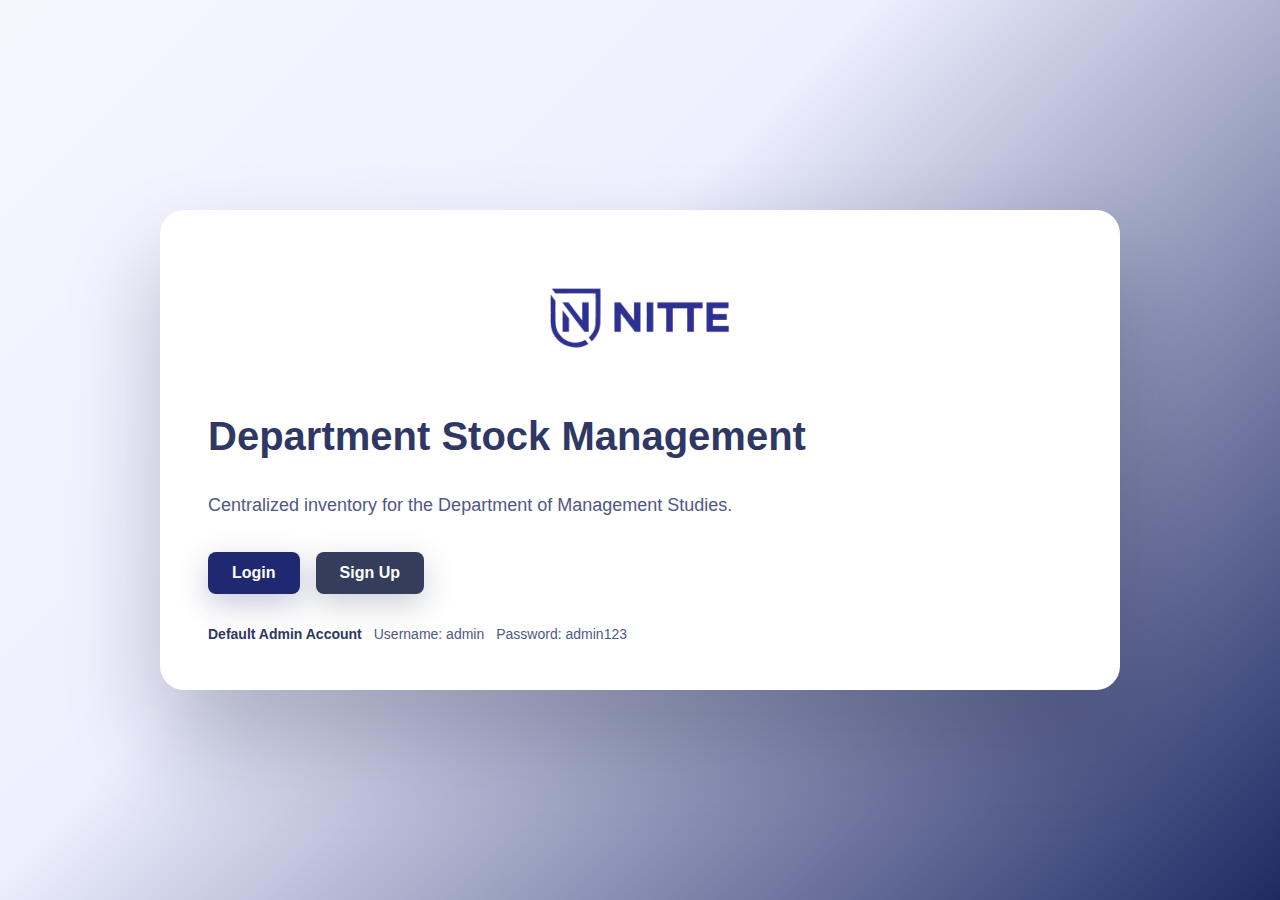
<file: index.html>
<!DOCTYPE html>
<html lang="en">
<head>
    <meta charset="UTF-8">
    <meta name="viewport" content="width=device-width, initial-scale=1.0">
    <title>Department Stock Management System</title>
    <link rel="stylesheet" href="css/styles.css">
</head>
<body class="home-page">
    <div class="home-hero">
        <div class="home-card">
            <img class="home-logo" src="css/NITTE_logo.png" alt="Nitte Institute Logo">
            <h1>Department Stock Management</h1>
            <p class="tagline">Centralized inventory for the Department of Management Studies.</p>
            <div class="home-actions">
                <a class="btn btn-primary" href="pages/login.html">Login</a>
                <a class="btn btn-secondary" href="pages/signup.html">Sign Up</a>
            </div>
            <div class="home-info">
                <strong>Default Admin Account</strong>
                <span>Username: admin</span>
                <span>Password: admin123</span>
            </div>
        </div>
    </div>
</body>
</html>
</file>
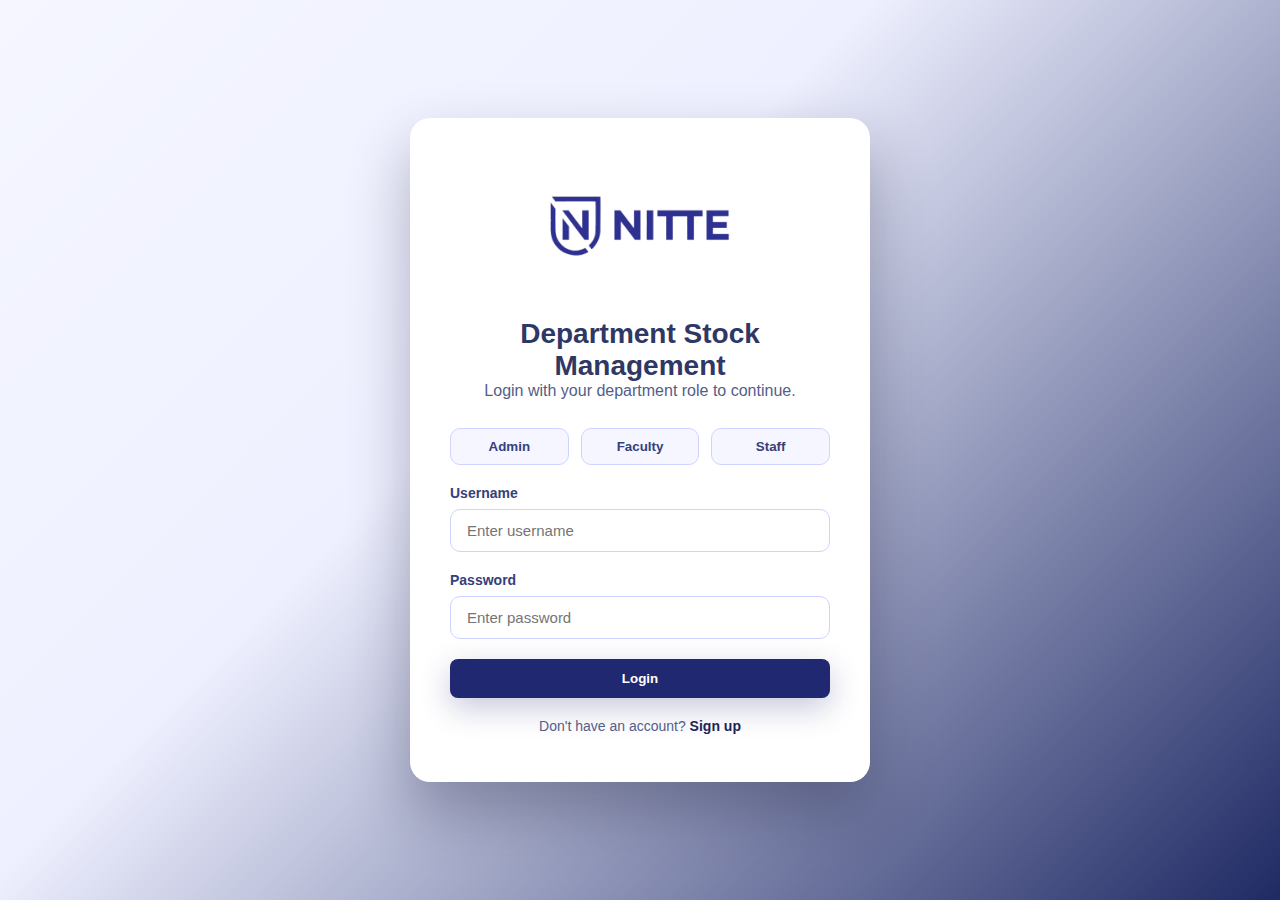
<file: pages/admin.html>
<!DOCTYPE html>
<html lang="en">
<head>
    <meta charset="UTF-8">
    <meta name="viewport" content="width=device-width, initial-scale=1.0">
    <title>Admin Dashboard · Department Stock Management</title>
    <link rel="stylesheet" href="../css/styles.css">
</head>
<body>
    <div class="dashboard-container">
        <aside class="sidebar">
            <div class="sidebar-header">
                <img src="../css/NITTE_logo.png" class="sidebar-logo" alt="Nitte Institute Logo">
                <h2>DSM Admin</h2>
                <p id="adminName" style="font-size:14px;color:#7a82ab;">Admin</p>
            </div>
            <nav class="sidebar-nav">
                <a class="nav-item active" href="#" data-section="stock">
                    <span>📦</span>
                    <span>Stock</span>
                </a>
                <a class="nav-item" href="#" data-section="requests">
                    <span>🗂️</span>
                    <span>Requests</span>
                    <span id="requestCount" class="badge">0</span>
                </a>
                <a class="nav-item" href="#" data-section="notifications">
                    <span>🔔</span>
                    <span>Notifications</span>
                    <span id="notifCount" class="badge">0</span>
                </a>
            </nav>
            <div class="sidebar-footer">
                <button id="logoutBtn" class="btn btn-secondary" type="button">Logout</button>
            </div>
        </aside>
        <main class="main-content">
            <section class="budget-section">
                <div class="budget-section-header">
                    <div>
                        <h2>Department Budget</h2>
                        <p>Track available funds, spending, and remaining balance.</p>
                    </div>
                </div>
                <div class="budget-grid">
                    <div class="budget-card total">
                        <span class="budget-label">Total Budget</span>
                        <span class="budget-value" id="totalBudgetValue">₹0.00</span>
                    </div>
                    <div class="budget-card spent">
                        <span class="budget-label">Total Spent</span>
                        <span class="budget-value" id="totalSpentValue">₹0.00</span>
                    </div>
                    <div class="budget-card remaining">
                        <span class="budget-label">Remaining Balance</span>
                        <span class="budget-value" id="remainingBudgetValue">₹0.00</span>
                    </div>
                </div>
                <form id="budgetForm" class="budget-form">
                    <label for="budgetAmount">Set Department Budget</label>
                    <div class="budget-input-group">
                        <input id="budgetAmount" type="number" min="0" step="0.01" placeholder="Enter total budget (₹)" required>
                        <button type="submit" class="btn btn-primary">Save Budget</button>
                    </div>
                    <p class="budget-note">Budget must be equal to or higher than the amount already spent.</p>
                </form>
            </section>
            <header class="content-header">
                <h1>Inventory Overview</h1>
                <p style="color:#7a82ab;">Manage stock levels, review requests, and keep the department supplied.</p>
            </header>
            <section id="stockSection" class="content-section active">
                <div class="section-header">
                    <h2>Stock Items</h2>
                    <button id="addStockBtn" class="btn btn-primary" type="button">Add Item</button>
                </div>
                <div id="stockTable" class="table-container">
                    <table>
                        <thead>
                            <tr>
                                <th>Item</th>
                                <th>Quantity</th>
                                <th>Budget / Unit</th>
                                <th>Total Budget</th>
                                <th>Description</th>
                                <th>Actions</th>
                            </tr>
                        </thead>
                        <tbody id="stockTableBody"></tbody>
                    </table>
                </div>
            </section>
            <section id="requestsSection" class="content-section">
                <div class="section-header">
                    <h2>Pending Requests</h2>
                    <div class="section-actions" style="display:flex;gap:12px;flex-wrap:wrap;">
                        <button id="clearRequests" class="btn btn-light" type="button">Clear All</button>
                    </div>
                </div>
                <div id="requestsList" class="requests-container"></div>
            </section>
            <section id="notificationsSection" class="content-section">
                <div class="section-header">
                    <h2>Notifications</h2>
                    <div class="section-actions" style="display:flex;gap:12px;flex-wrap:wrap;">
                        <button id="markAllRead" class="btn btn-light" type="button">Mark All Read</button>
                        <button id="clearNotifications" class="btn btn-light" type="button">Clear All</button>
                    </div>
                </div>
                <div id="notificationsList" class="notifications-container"></div>
            </section>
        </main>
    </div>

    <div id="stockModal" class="modal" aria-hidden="true">
        <div class="modal-content">
            <div class="modal-header">
                <h3 id="modalTitle">Add Stock Item</h3>
                <span id="closeModal" class="modal-close">&times;</span>
            </div>
            <form id="stockForm" class="modal-body">
                <div class="form-group">
                    <label for="itemName">Item Name</label>
                    <input id="itemName" type="text" required>
                </div>
                <div class="form-group">
                    <label for="itemQuantity">Quantity</label>
                    <input id="itemQuantity" type="number" min="0" required>
                </div>
                <div class="form-group">
                    <label for="itemBudget">Budget Per Unit</label>
                    <input id="itemBudget" type="number" min="0" step="0.01" required>
                </div>
                <div class="form-group">
                    <label for="itemDescription">Description</label>
                    <textarea id="itemDescription" rows="3" required></textarea>
                </div>
                <input id="editItemId" type="hidden">
                <div class="modal-footer">
                    <button id="cancelModal" class="btn btn-secondary" type="button">Cancel</button>
                    <button class="btn btn-primary" type="submit">Save Item</button>
                </div>
            </form>
        </div>
    </div>

    <script src="../js/storage.js"></script>
    <script src="../js/auth.js"></script>
    <script src="../js/admin.js"></script>
</body>
</html>
</file>
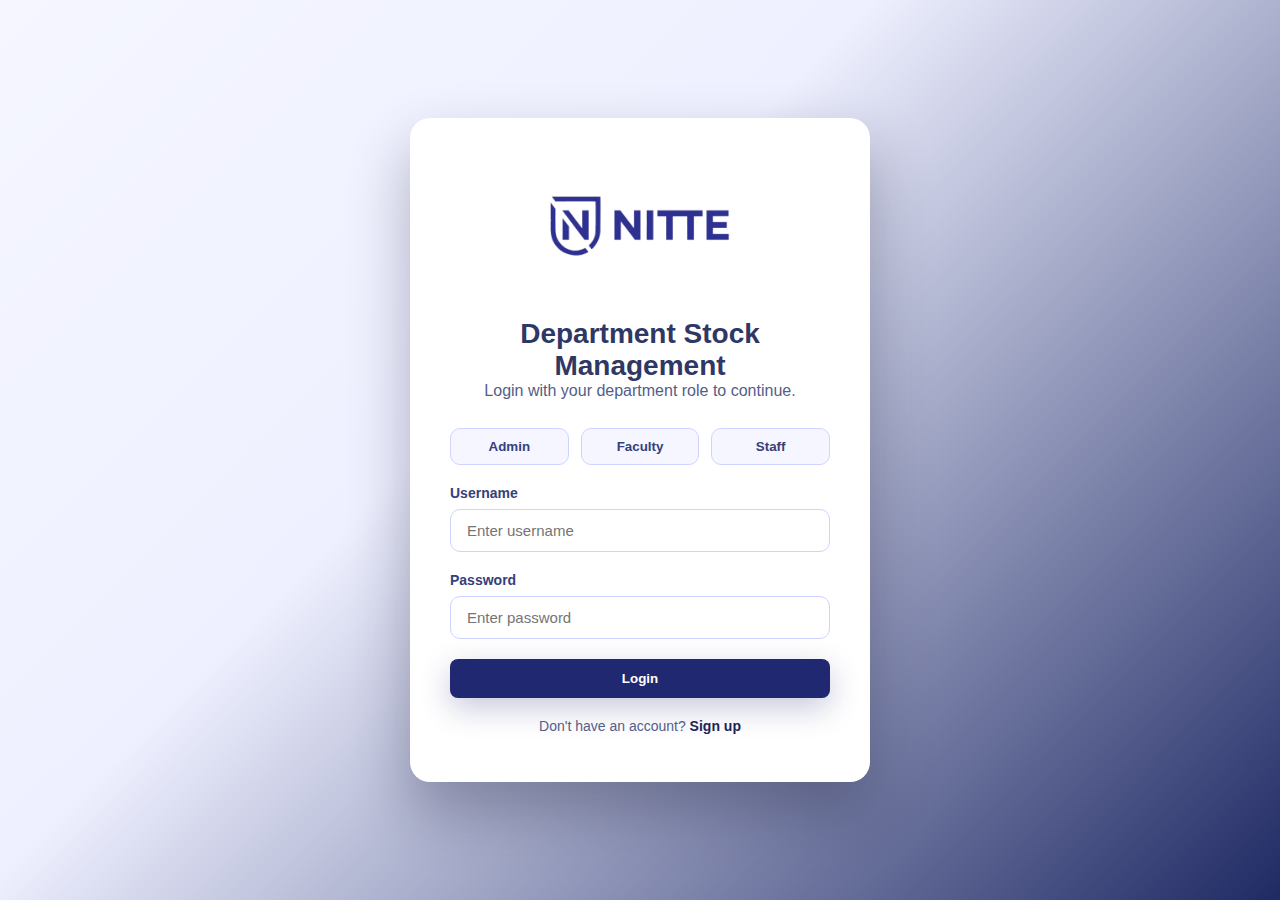
<file: pages/faculty.html>
<!DOCTYPE html>
<html lang="en">
<head>
    <meta charset="UTF-8">
    <meta name="viewport" content="width=device-width, initial-scale=1.0">
    <title>Faculty Dashboard · Department Stock Management</title>
    <link rel="stylesheet" href="../css/styles.css">
</head>
<body>
    <div class="dashboard-container">
        <aside class="sidebar">
            <div class="sidebar-header">
                <img src="../css/NITTE_logo.png" class="sidebar-logo" alt="Nitte Institute Logo">
                <h2>DSM Faculty</h2>
                <p id="userName" style="font-size:14px;color:#7a82ab;">User</p>
            </div>
            <nav class="sidebar-nav">
                <a class="nav-item active" href="#" data-section="stock">
                    <span>📦</span>
                    <span>Available Stock</span>
                </a>
                <a class="nav-item" href="#" data-section="myRequests">
                    <span>🗂️</span>
                    <span>My Requests</span>
                </a>
            </nav>
            <div class="sidebar-footer">
                <button id="logoutBtn" class="btn btn-secondary" type="button">Logout</button>
            </div>
        </aside>
        <main class="main-content">
            <header class="content-header">
                <h1>Faculty Workspace</h1>
                <p style="color:#7a82ab;">Explore department inventory and submit requests when you need supplies.</p>
            </header>
            <section id="stockSection" class="content-section active">
                <div class="section-header" style="align-items:flex-start;flex-wrap:wrap;">
                    <h2>Stock Catalogue</h2>
                    <div style="display:flex;gap:12px;flex-wrap:wrap;justify-content:flex-end;">
                        <button id="openRequest" class="btn btn-primary" type="button">New Request</button>
                        <div class="alert alert-info" id="stockHint" style="padding:10px 14px;">Request items that are missing or running low and the admin will be notified instantly.</div>
                    </div>
                </div>
                <div class="table-container">
                    <table>
                        <thead>
                            <tr>
                                <th>Item</th>
                                <th>Quantity</th>
                                <th>Budget / Unit</th>
                                <th>Total Budget</th>
                                <th>Description</th>
                                <th>Action</th>
                            </tr>
                        </thead>
                        <tbody id="stockTableBody"></tbody>
                    </table>
                </div>
            </section>
            <section id="myRequestsSection" class="content-section">
                <div class="section-header">
                    <h2>My Requests</h2>
                </div>
                <div id="myRequestsList" class="requests-container"></div>
            </section>
        </main>
    </div>

    <div id="requestModal" class="modal" aria-hidden="true">
        <div class="modal-content">
            <div class="modal-header">
                <h3>Request Stock Item</h3>
                <span id="closeRequestModal" class="modal-close">&times;</span>
            </div>
            <form id="requestForm" class="modal-body">
                <div class="form-group">
                    <label for="requestItem">Item Name</label>
                    <input id="requestItem" type="text" required>
                </div>
                <div class="form-group">
                    <label for="requestQuantity">Quantity Needed</label>
                    <input id="requestQuantity" type="number" min="1" required>
                </div>
                <div class="form-group">
                    <label for="requestReason">Reason</label>
                    <textarea id="requestReason" rows="3" required></textarea>
                </div>
                <div class="modal-footer">
                    <button id="cancelRequest" class="btn btn-secondary" type="button">Cancel</button>
                    <button class="btn btn-primary" type="submit">Submit Request</button>
                </div>
            </form>
        </div>
    </div>

    <script src="../js/storage.js"></script>
    <script src="../js/auth.js"></script>
    <script>const DASHBOARD_ROLE = "faculty";</script>
    <script src="../js/role.js"></script>
</body>
</html>
</file>
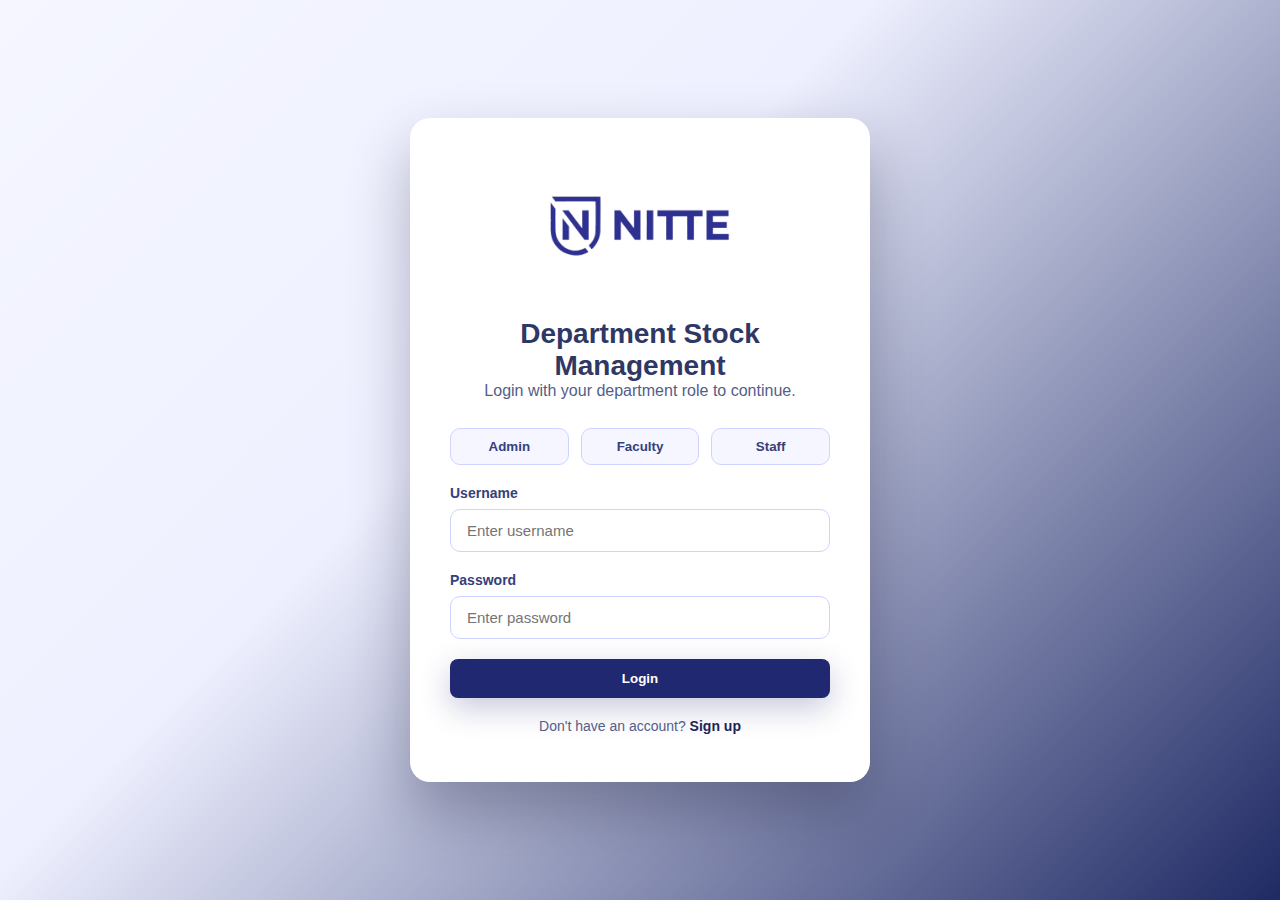
<file: pages/login.html>
<!DOCTYPE html>
<html lang="en">
<head>
    <meta charset="UTF-8">
    <meta name="viewport" content="width=device-width, initial-scale=1.0">
    <title>Login · Department Stock Management</title>
    <link rel="stylesheet" href="../css/styles.css">
</head>
<body class="auth-page">
    <div class="auth-card">
        <img src="../css/NITTE_logo.png" class="auth-logo" alt="Nitte Institute Logo">
        <div>
            <h1>Department Stock Management</h1>
            <p>Login with your department role to continue.</p>
        </div>
        <form id="loginForm" class="auth-form">
            <div class="role-toggle" data-role-input="role">
                <button class="role-option" type="button" data-role="admin">Admin</button>
                <button class="role-option" type="button" data-role="faculty">Faculty</button>
                <button class="role-option" type="button" data-role="staff">Staff</button>
            </div>
            <input id="role" type="hidden" required>
            <div class="form-group">
                <label for="username">Username</label>
                <input id="username" type="text" placeholder="Enter username" required>
            </div>
            <div class="form-group">
                <label for="password">Password</label>
                <input id="password" type="password" placeholder="Enter password" required>
            </div>
            <button type="submit" class="btn btn-primary">Login</button>
            <p class="auth-footer">Don't have an account? <a href="signup.html">Sign up</a></p>
        </form>
    </div>
    <script src="../js/storage.js"></script>
    <script src="../js/auth.js"></script>
</body>
</html>
</file>
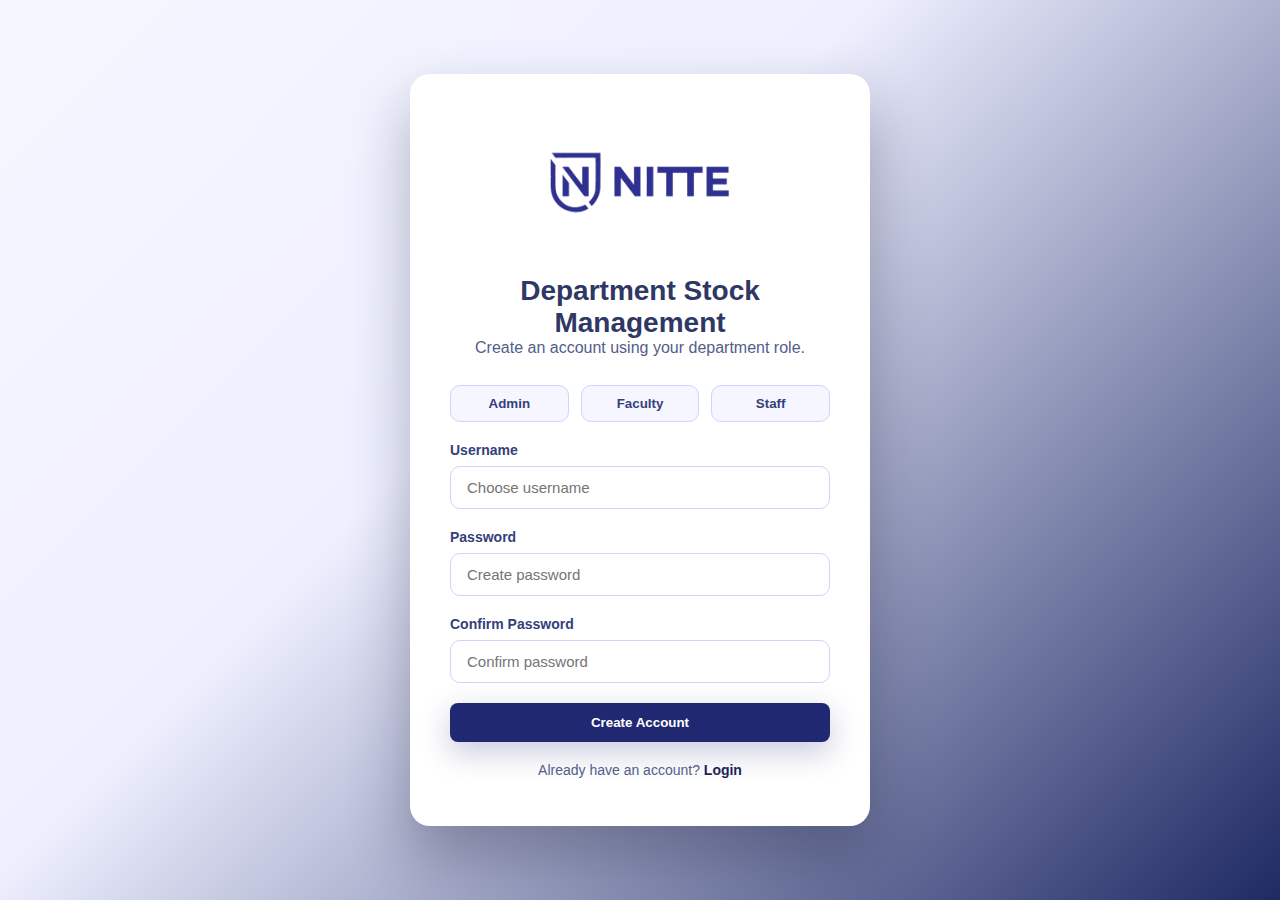
<file: pages/signup.html>
<!DOCTYPE html>
<html lang="en">
<head>
    <meta charset="UTF-8">
    <meta name="viewport" content="width=device-width, initial-scale=1.0">
    <title>Sign Up · Department Stock Management</title>
    <link rel="stylesheet" href="../css/styles.css">
</head>
<body class="auth-page">
    <div class="auth-card">
        <img src="../css/NITTE_logo.png" class="auth-logo" alt="Nitte Institute Logo">
        <div>
            <h1>Department Stock Management</h1>
            <p>Create an account using your department role.</p>
        </div>
        <form id="signupForm" class="auth-form">
            <div class="role-toggle" data-role-input="role">
                <button class="role-option" type="button" data-role="admin">Admin</button>
                <button class="role-option" type="button" data-role="faculty">Faculty</button>
                <button class="role-option" type="button" data-role="staff">Staff</button>
            </div>
            <input id="role" type="hidden" required>
            <div class="form-group">
                <label for="username">Username</label>
                <input id="username" type="text" placeholder="Choose username" required>
            </div>
            <div class="form-group">
                <label for="password">Password</label>
                <input id="password" type="password" placeholder="Create password" required>
            </div>
            <div class="form-group">
                <label for="confirmPassword">Confirm Password</label>
                <input id="confirmPassword" type="password" placeholder="Confirm password" required>
            </div>
            <button type="submit" class="btn btn-primary">Create Account</button>
            <p class="auth-footer">Already have an account? <a href="login.html">Login</a></p>
        </form>
    </div>
    <script src="../js/storage.js"></script>
    <script src="../js/auth.js"></script>
</body>
</html>
</file>
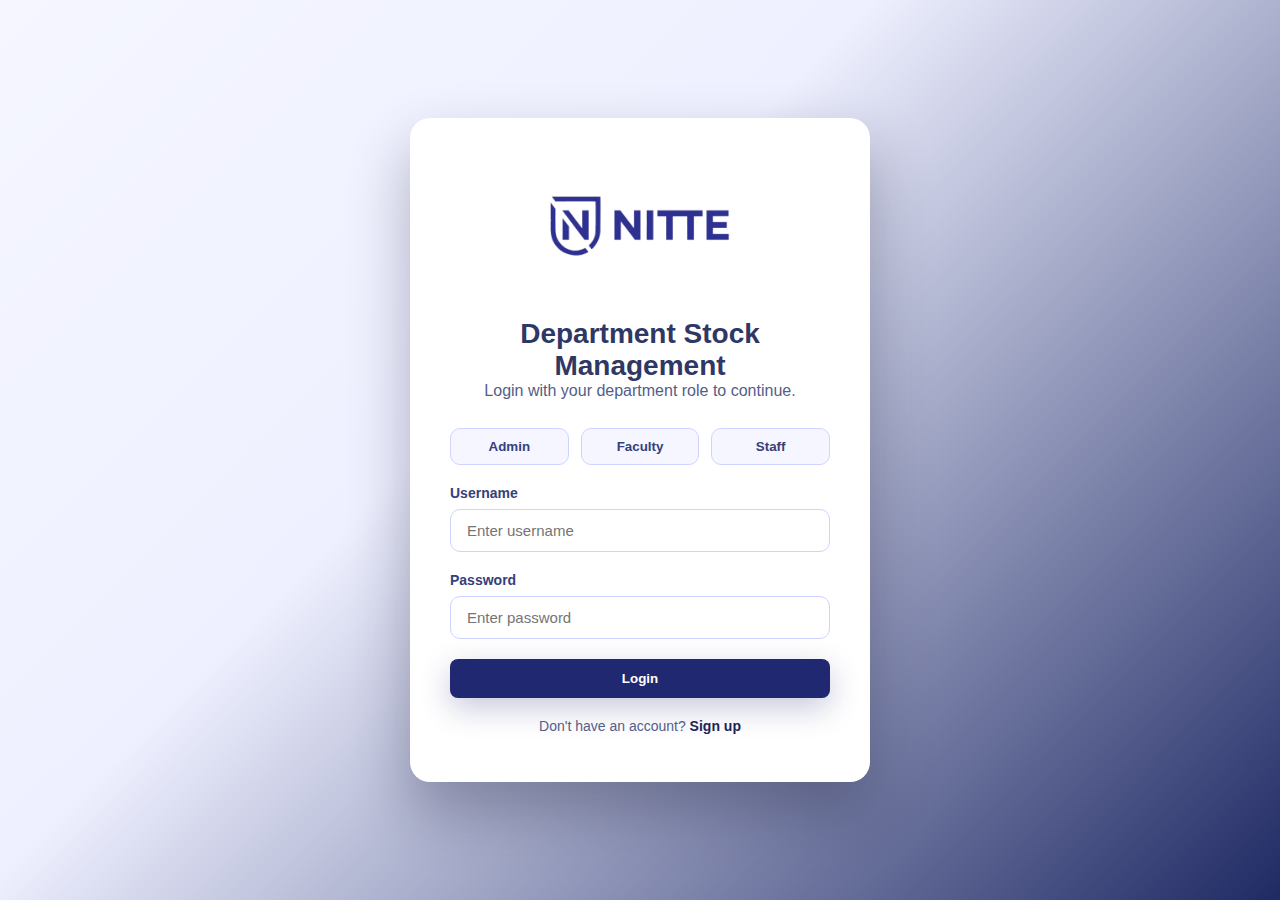
<file: pages/staff.html>
<!DOCTYPE html>
<html lang="en">
<head>
    <meta charset="UTF-8">
    <meta name="viewport" content="width=device-width, initial-scale=1.0">
    <title>Staff Dashboard · Department Stock Management</title>
    <link rel="stylesheet" href="../css/styles.css">
</head>
<body>
    <div class="dashboard-container">
        <aside class="sidebar">
            <div class="sidebar-header">
                <img src="../css/NITTE_logo.png" class="sidebar-logo" alt="Nitte Institute Logo">
                <h2>DSM Staff</h2>
                <p id="userName" style="font-size:14px;color:#7a82ab;">User</p>
            </div>
            <nav class="sidebar-nav">
                <a class="nav-item active" href="#" data-section="stock">
                    <span>📦</span>
                    <span>Available Stock</span>
                </a>
                <a class="nav-item" href="#" data-section="myRequests">
                    <span>🗂️</span>
                    <span>My Requests</span>
                </a>
            </nav>
            <div class="sidebar-footer">
                <button id="logoutBtn" class="btn btn-secondary" type="button">Logout</button>
            </div>
        </aside>
        <main class="main-content">
            <header class="content-header">
                <h1>Staff Workspace</h1>
                <p style="color:#7a82ab;">Review stock availability and submit requests for the admin to approve.</p>
            </header>
            <section id="stockSection" class="content-section active">
                <div class="section-header" style="align-items:flex-start;flex-wrap:wrap;">
                    <h2>Stock Catalogue</h2>
                    <div style="display:flex;gap:12px;flex-wrap:wrap;justify-content:flex-end;">
                        <button id="openRequest" class="btn btn-primary" type="button">New Request</button>
                        <div class="alert alert-info" id="stockHint" style="padding:10px 14px;">Raise a request if an item is missing or quantity is low. The admin will be notified.</div>
                    </div>
                </div>
                <div class="table-container">
                    <table>
                        <thead>
                            <tr>
                                <th>Item</th>
                                <th>Quantity</th>
                                <th>Budget / Unit</th>
                                <th>Total Budget</th>
                                <th>Description</th>
                                <th>Action</th>
                            </tr>
                        </thead>
                        <tbody id="stockTableBody"></tbody>
                    </table>
                </div>
            </section>
            <section id="myRequestsSection" class="content-section">
                <div class="section-header">
                    <h2>My Requests</h2>
                </div>
                <div id="myRequestsList" class="requests-container"></div>
            </section>
        </main>
    </div>

    <div id="requestModal" class="modal" aria-hidden="true">
        <div class="modal-content">
            <div class="modal-header">
                <h3>Request Stock Item</h3>
                <span id="closeRequestModal" class="modal-close">&times;</span>
            </div>
            <form id="requestForm" class="modal-body">
                <div class="form-group">
                    <label for="requestItem">Item Name</label>
                    <input id="requestItem" type="text" required>
                </div>
                <div class="form-group">
                    <label for="requestQuantity">Quantity Needed</label>
                    <input id="requestQuantity" type="number" min="1" required>
                </div>
                <div class="form-group">
                    <label for="requestReason">Reason</label>
                    <textarea id="requestReason" rows="3" required></textarea>
                </div>
                <div class="modal-footer">
                    <button id="cancelRequest" class="btn btn-secondary" type="button">Cancel</button>
                    <button class="btn btn-primary" type="submit">Submit Request</button>
                </div>
            </form>
        </div>
    </div>

    <script src="../js/storage.js"></script>
    <script src="../js/auth.js"></script>
    <script>const DASHBOARD_ROLE = "staff";</script>
    <script src="../js/role.js"></script>
</body>
</html>
</file>
<file: css/styles.css>
/* Base Styles */
* {
    margin: 0;
    padding: 0;
    box-sizing: border-box;
}

body {
    font-family: "Segoe UI", Tahoma, Geneva, Verdana, sans-serif;
    background: #f5f6fa;
    color: #1f2440;
    min-height: 100vh;
}

a {
    color: inherit;
}

.btn {
    display: inline-flex;
    align-items: center;
    justify-content: center;
    padding: 12px 24px;
    border-radius: 8px;
    font-weight: 600;
    border: none;
    cursor: pointer;
    transition: transform 0.2s ease, box-shadow 0.2s ease;
    text-decoration: none;
}

.btn-primary {
    background: #212872;
    color: #ffffff;
    box-shadow: 0 10px 30px rgba(33, 40, 114, 0.25);
}

.btn-primary:hover {
    transform: translateY(-2px);
    box-shadow: 0 15px 35px rgba(33, 40, 114, 0.35);
}

.btn-secondary {
    background: #343e5c;
    color: #ffffff;
    box-shadow: 0 10px 30px rgba(52, 62, 92, 0.25);
}

.btn-secondary:hover {
    transform: translateY(-2px);
    box-shadow: 0 15px 35px rgba(52, 62, 92, 0.35);
}

.btn-light {
    background: #eef0ff;
    color: #36407a;
}

.btn-danger {
    background: #f05c5c;
    color: #ffffff;
}

.btn-success {
    background: #25b66c;
    color: #ffffff;
}

.btn-warning {
    background: #ffc145;
    color: #1f2440;
}

.badge {
    display: inline-flex;
    align-items: center;
    justify-content: center;
    padding: 2px 10px;
    border-radius: 999px;
    background: #f05c5c;
    color: #ffffff;
    font-size: 12px;
    font-weight: 600;
    margin-left: auto;
}

/* Home Page */
.home-page {
    background: linear-gradient(135deg, #f5f6ff 0%, #eef0ff 40%, #1f2a64 100%);
    display: flex;
    align-items: center;
    justify-content: center;
    padding: 40px 20px;
}

.home-hero {
    width: 100%;
    max-width: 960px;
}

.home-card {
    background: #ffffff;
    border-radius: 24px;
    padding: 48px;
    box-shadow: 0 50px 90px rgba(17, 21, 51, 0.25);
    animation: fadeIn 0.6s ease;
    display: flex;
    flex-direction: column;
    gap: 32px;
}

.home-logo {
    width: 180px;
    align-self: center;
}

.home-card h1 {
    font-size: 40px;
    color: #2f3765;
}

.tagline {
    font-size: 18px;
    color: #505887;
    line-height: 1.6;
}

.home-actions {
    display: flex;
    gap: 16px;
    flex-wrap: wrap;
}

.home-grid {
    display: grid;
    grid-template-columns: repeat(auto-fit, minmax(220px, 1fr));
    gap: 20px;
}

.home-feature {
    background: #f5f6ff;
    padding: 20px;
    border-radius: 16px;
    border: 1px solid #e0e4ff;
    display: flex;
    flex-direction: column;
    gap: 12px;
}

.home-feature h3 {
    font-size: 18px;
    color: #36407a;
}

.home-feature p {
    font-size: 14px;
    color: #545d8a;
    line-height: 1.5;
}

.home-info {
    display: flex;
    gap: 12px;
    flex-wrap: wrap;
    font-size: 14px;
    color: #505887;
}

.home-info strong {
    color: #2f3765;
}

/* Authentication Pages */
.auth-page {
    background: linear-gradient(135deg, #f5f6ff 0%, #eef0ff 40%, #1f2a64 100%);
    display: flex;
    align-items: center;
    justify-content: center;
    padding: 40px 20px;
}

.auth-card {
    background: #ffffff;
    padding: 48px 40px;
    border-radius: 20px;
    width: 100%;
    max-width: 460px;
    display: flex;
    flex-direction: column;
    gap: 28px;
    box-shadow: 0 30px 60px rgba(17, 21, 51, 0.3);
    align-items: center;
}

.auth-logo {
    width: 180px;
}

.auth-card h1 {
    text-align: center;
    color: #2f3765;
    font-size: 28px;
}

.auth-card p {
    text-align: center;
    color: #545d8a;
}

.auth-form {
    display: flex;
    flex-direction: column;
    gap: 20px;
    width: 100%;
}

.form-group {
    display: flex;
    flex-direction: column;
    gap: 8px;
}

.form-group label {
    font-weight: 600;
    color: #36407a;
    font-size: 14px;
}

.form-group input,
.form-group select,
.form-group textarea {
    padding: 12px 16px;
    border-radius: 10px;
    border: 1px solid #cfd3ff;
    background: #ffffff;
    font-size: 15px;
    transition: border-color 0.2s ease, box-shadow 0.2s ease;
}

.form-group input:focus,
.form-group select:focus,
.form-group textarea:focus {
    outline: none;
    border-color: #1c2053;
    box-shadow: 0 0 0 4px rgba(93, 107, 255, 0.15);
}

.auth-footer {
    text-align: center;
    font-size: 14px;
    color: #505887;
}

.auth-footer a {
    color: #202457;
    font-weight: 600;
    text-decoration: none;
}

.role-toggle {
    display: flex;
    gap: 12px;
    justify-content: center;
}

.role-option {
    flex: 1;
    padding: 10px 16px;
    border-radius: 10px;
    border: 1px solid #cfd3ff;
    background: #f5f6ff;
    color: #36407a;
    font-weight: 600;
    cursor: pointer;
    transition: background 0.2s ease, box-shadow 0.2s ease, transform 0.2s ease;
}

.role-option:hover {
    transform: translateY(-1px);
    box-shadow: 0 8px 18px rgba(93, 107, 255, 0.2);
}

.role-option.active {
    background: #212872;
    color: #ffffff;
    border-color: #212872;
    box-shadow: 0 12px 24px rgba(93, 107, 255, 0.3);
}

/* Dashboard Layout */
.dashboard-container {
    display: flex;
    min-height: 100vh;
    height: 100vh;
    background: linear-gradient(135deg, #f5f6ff 0%, #eef0ff 40%, #1f2a64 100%);
}

.sidebar {
    width: 260px;
    background: #ffffff;
    padding: 32px 24px;
    display: flex;
    flex-direction: column;
    gap: 30px;
    box-shadow: 25px 0 60px rgba(17, 21, 51, 0.08);
    position: sticky;
    top: 0;
    height: 100vh;
    overflow-y: auto;
    z-index: 2;
}

.sidebar-header {
    display: flex;
    flex-direction: column;
    align-items: center;
    gap: 12px;
}

.sidebar-logo {
    width: 130px;
}

.sidebar-header h2 {
    font-size: 22px;
    color: #2f3765;
}

.sidebar-nav {
    display: flex;
    flex-direction: column;
    gap: 12px;
}

.nav-item {
    display: flex;
    align-items: center;
    gap: 12px;
    padding: 14px 12px;
    border-radius: 12px;
    text-decoration: none;
    color: #545d8a;
    font-weight: 500;
    transition: background 0.2s ease, color 0.2s ease, transform 0.2s ease;
}

.nav-item:hover {
    background: #eef0ff;
    color: #2f3765;
    transform: translateX(4px);
}

.nav-item.active {
    background: #212872;
    color: #ffffff;
    box-shadow: 0 15px 40px rgba(93, 107, 255, 0.35);
}

.sidebar-footer {
    margin-top: auto;
}

.main-content {
    flex: 1;
    padding: 40px 48px;
    display: flex;
    flex-direction: column;
    gap: 30px;
    height: 100vh;
    overflow-y: auto;
}

.content-header h1 {
    font-size: 30px;
    color: #2f3765;
}

    .budget-section {
        display: flex;
        flex-direction: column;
        gap: 24px;
        margin-bottom: 24px;
    }

    .budget-section-header h2 {
        font-size: 24px;
        color: #2f3765;
    }

    .budget-section-header p {
        color: #7a82ab;
        margin-top: 4px;
        font-size: 14px;
    }

    .budget-grid {
        display: grid;
        grid-template-columns: repeat(auto-fit, minmax(220px, 1fr));
        gap: 16px;
    }

    .budget-card {
        background: #ffffff;
        border-radius: 20px;
        padding: 20px;
        box-shadow: 0 20px 45px rgba(17, 21, 51, 0.08);
        display: flex;
        flex-direction: column;
        gap: 8px;
        border-left: 6px solid #eef0ff;
    }

    .budget-card.total { border-left-color: #212872; }
    .budget-card.spent { border-left-color: #f05c5c; }
    .budget-card.remaining { border-left-color: #25b66c; }

    .budget-label {
        font-size: 13px;
        text-transform: uppercase;
        letter-spacing: 0.08em;
        color: #7a82ab;
    }

    .budget-value {
        font-size: 30px;
        font-weight: 700;
        color: #2f3765;
    }

    .budget-form {
        background: #ffffff;
        border-radius: 20px;
        padding: 20px 24px;
        box-shadow: 0 20px 45px rgba(17, 21, 51, 0.08);
        display: flex;
        flex-direction: column;
        gap: 12px;
    }

    .budget-form label {
        font-weight: 600;
        color: #36407a;
    }

    .budget-input-group {
        display: flex;
        gap: 12px;
        flex-wrap: wrap;
    }

    .budget-input-group input {
        flex: 1 1 220px;
        padding: 12px 16px;
        border-radius: 10px;
        border: 1px solid #cfd3ff;
        background: #ffffff;
        font-size: 15px;
        transition: border-color 0.2s ease, box-shadow 0.2s ease;
    }

    .budget-input-group input:focus {
        outline: none;
        border-color: #212872;
        box-shadow: 0 0 0 4px rgba(33, 40, 114, 0.15);
    }

    .budget-note {
        font-size: 13px;
        color: #7a82ab;
    }

.content-section {
    display: none;
    flex-direction: column;
    gap: 20px;
}

.content-section.active {
    display: flex;
}

.section-header {
    display: flex;
    justify-content: space-between;
    align-items: center;
    gap: 20px;
}

.section-header h2 {
    font-size: 22px;
    color: #36407a;
}

.table-container {
    background: #ffffff;
    border-radius: 20px;
    padding: 24px;
    box-shadow: 0 30px 60px rgba(17, 21, 51, 0.08);
    overflow-x: auto;
}

table {
    width: 100%;
    border-collapse: collapse;
}

table thead {
    background: #eef0ff;
}

table th,
 table td {
    text-align: left;
    padding: 14px;
    font-size: 14px;
    border-bottom: 1px solid #ecefff;
}

table tbody tr:hover {
    background: #f7f8ff;
}

.action-buttons {
    display: flex;
    gap: 8px;
    flex-wrap: wrap;
}

.empty-state {
    text-align: center;
    padding: 32px;
    color: #7a82ab;
    font-size: 15px;
}

.requests-container,
.notifications-container {
    display: flex;
    flex-direction: column;
    gap: 16px;
}

.request-card,
.notification-card {
    background: #ffffff;
    border-radius: 18px;
    padding: 20px;
    border: 1px solid #e3e6ff;
    box-shadow: 0 25px 60px rgba(17, 21, 51, 0.08);
    display: flex;
    flex-direction: column;
    gap: 12px;
}

.card-header {
    display: flex;
    justify-content: space-between;
    gap: 12px;
}

.card-title {
    font-weight: 600;
    color: #2f3765;
}

.card-status {
    padding: 4px 12px;
    border-radius: 999px;
    font-size: 12px;
    font-weight: 600;
    text-transform: uppercase;
}

.card-status.pending {
    background: #fff3cd;
    color: #a17a20;
}

.card-status.approved {
    background: #d4f5e4;
    color: #1a824b;
}

.card-status.rejected {
    background: #fde0e0;
    color: #a12d2d;
}

.card-status.alert {
    background: #ffe5d0;
    color: #a15a20;
}

.card-body {
    color: #545d8a;
    line-height: 1.6;
    font-size: 14px;
}

.card-footer {
    display: flex;
    justify-content: space-between;
    align-items: center;
    font-size: 12px;
    color: #7a82ab;
    flex-wrap: wrap;
    gap: 12px;
}

.card-badge {
    padding: 2px 10px;
    border-radius: 999px;
    font-size: 11px;
    font-weight: 600;
    background: #ffe5f0;
    color: #b03056;
}

.notification-card.info {
    border-left: 6px solid #5d6bff;
}

.notification-card.warning {
    border-left: 6px solid #ffc145;
}

.notification-card.success {
    border-left: 6px solid #25b66c;
}

.notification-card.muted {
    opacity: 0.6;
}

/* Modal */
.modal {
    position: fixed;
    inset: 0;
    background: rgba(15, 20, 48, 0.45);
    display: none;
    align-items: center;
    justify-content: center;
    padding: 20px;
    z-index: 10;
}

.modal.show {
    display: flex;
}

.modal-content {
    background: #ffffff;
    border-radius: 20px;
    width: min(520px, 100%);
    box-shadow: 0 30px 60px rgba(17, 21, 51, 0.25);
    overflow: hidden;
}

.modal-header {
    display: flex;
    justify-content: space-between;
    align-items: center;
    padding: 20px 28px;
    border-bottom: 1px solid #ecefff;
}

.modal-header h3 {
    color: #2f3765;
    font-size: 20px;
}

.modal-close {
    font-size: 26px;
    line-height: 1;
    color: #7a82ab;
    cursor: pointer;
}

.modal-body {
    padding: 24px 28px 32px;
    display: flex;
    flex-direction: column;
    gap: 20px;
}

.modal-footer {
    display: flex;
    justify-content: flex-end;
    gap: 12px;
}

/* Alerts */
.alert {
    padding: 14px 18px;
    border-radius: 12px;
    font-size: 14px;
    border: 1px solid transparent;
}

.alert-info {
    background: #eef0ff;
    border-color: #d6dcff;
    color: #3a46a5;
}

.alert-warning {
    background: #fff8e6;
    border-color: #ffe4a8;
    color: #a46a0a;
}

.alert-success {
    background: #e4f8ef;
    border-color: #bdeed7;
    color: #187543;
}

.alert-danger {
    background: #fdebec;
    border-color: #f7c7cb;
    color: #a12d2d;
}

/* Responsive */
@media (max-width: 992px) {
    .dashboard-container {
        flex-direction: column;
        height: auto;
    }

    .sidebar {
        width: 100%;
        flex-direction: row;
        align-items: center;
        justify-content: space-between;
        gap: 16px;
        position: sticky;
        top: 0;
        z-index: 3;
        height: auto;
        overflow-y: visible;
    }

    .sidebar-nav {
        flex-direction: row;
        gap: 8px;
        flex-wrap: wrap;
    }

    .nav-item {
        flex: 1 0 auto;
        justify-content: center;
    }

    .main-content {
        padding: 32px 24px;
        height: auto;
        overflow-y: visible;
    }
}

@media (max-width: 640px) {
    .home-card {
        padding: 32px;
    }

    .auth-card {
        padding: 32px 24px;
    }

    .section-header {
        flex-direction: column;
        align-items: flex-start;
    }

    .modal-footer {
        flex-direction: column-reverse;
        align-items: stretch;
    }
}

@keyframes fadeIn {
    from {
        opacity: 0;
        transform: translateY(20px);
    }
    to {
        opacity: 1;
        transform: translateY(0);
    }
}
</file>
